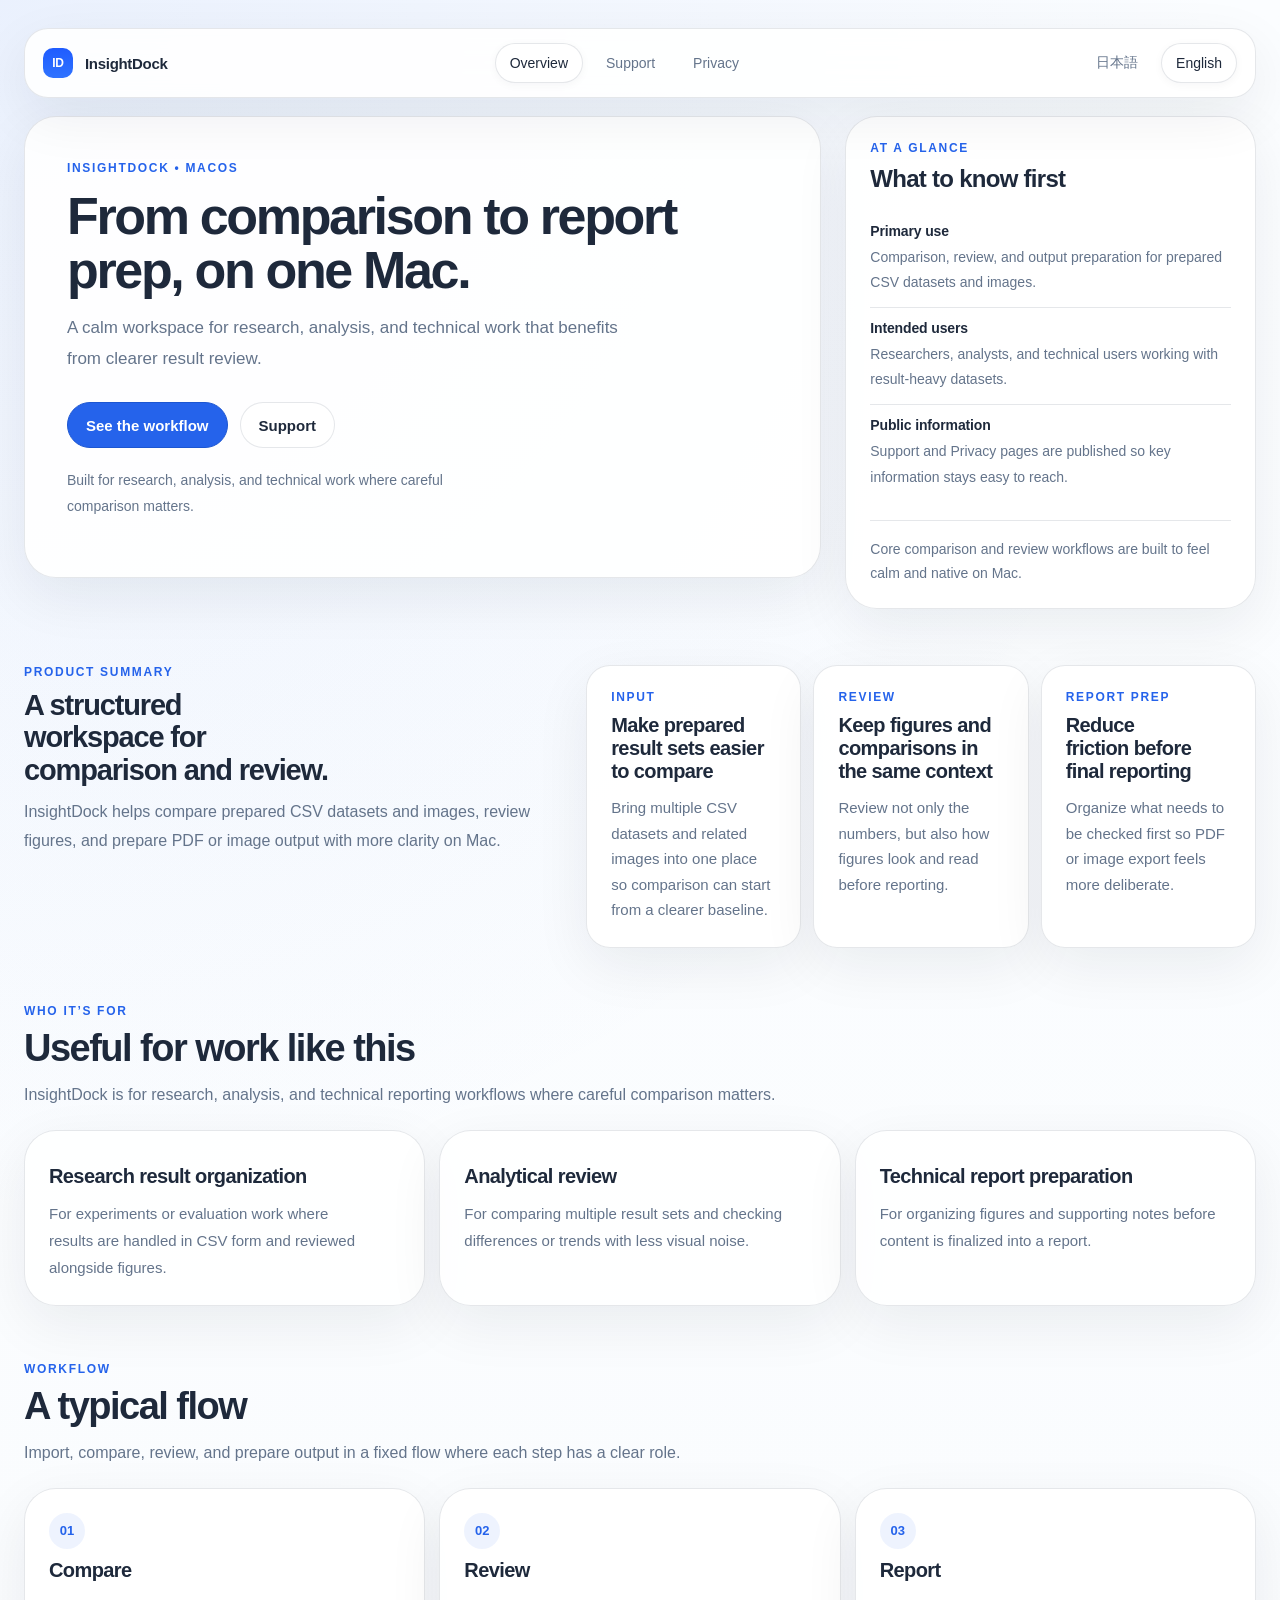
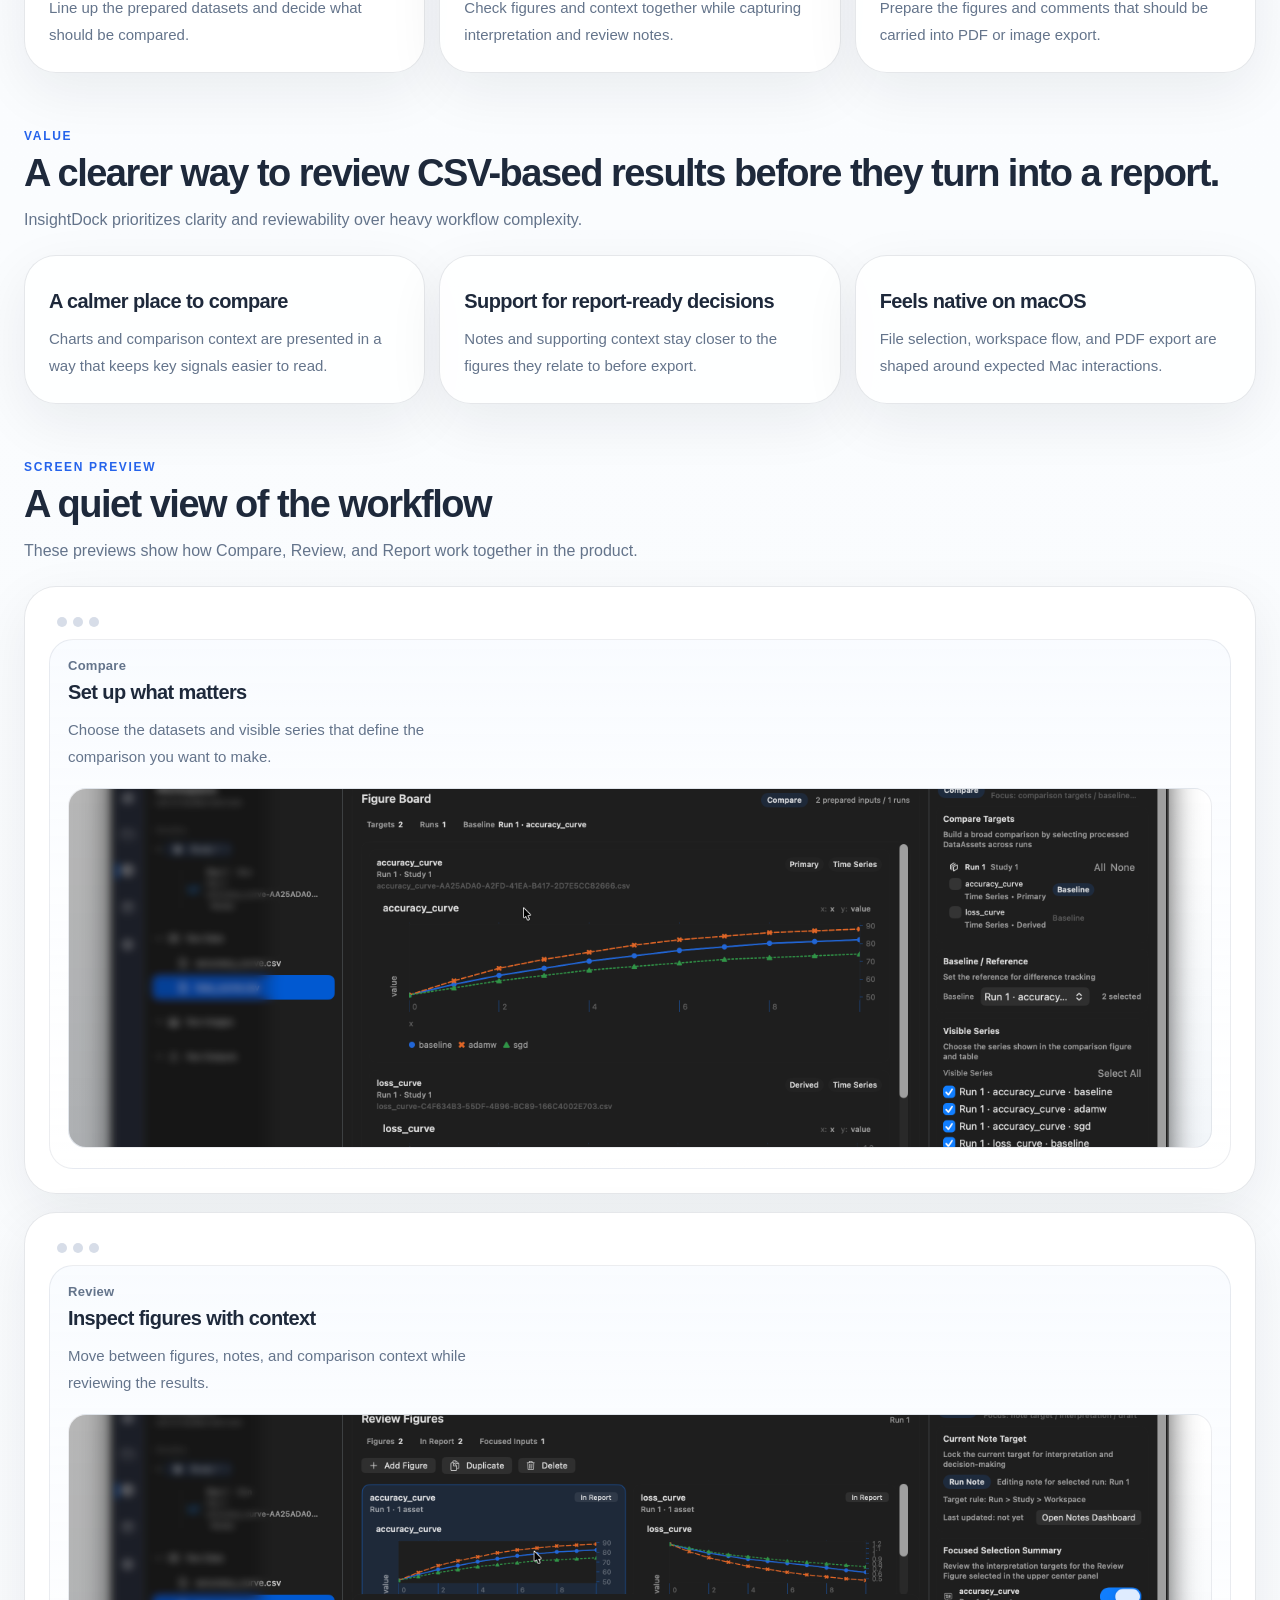
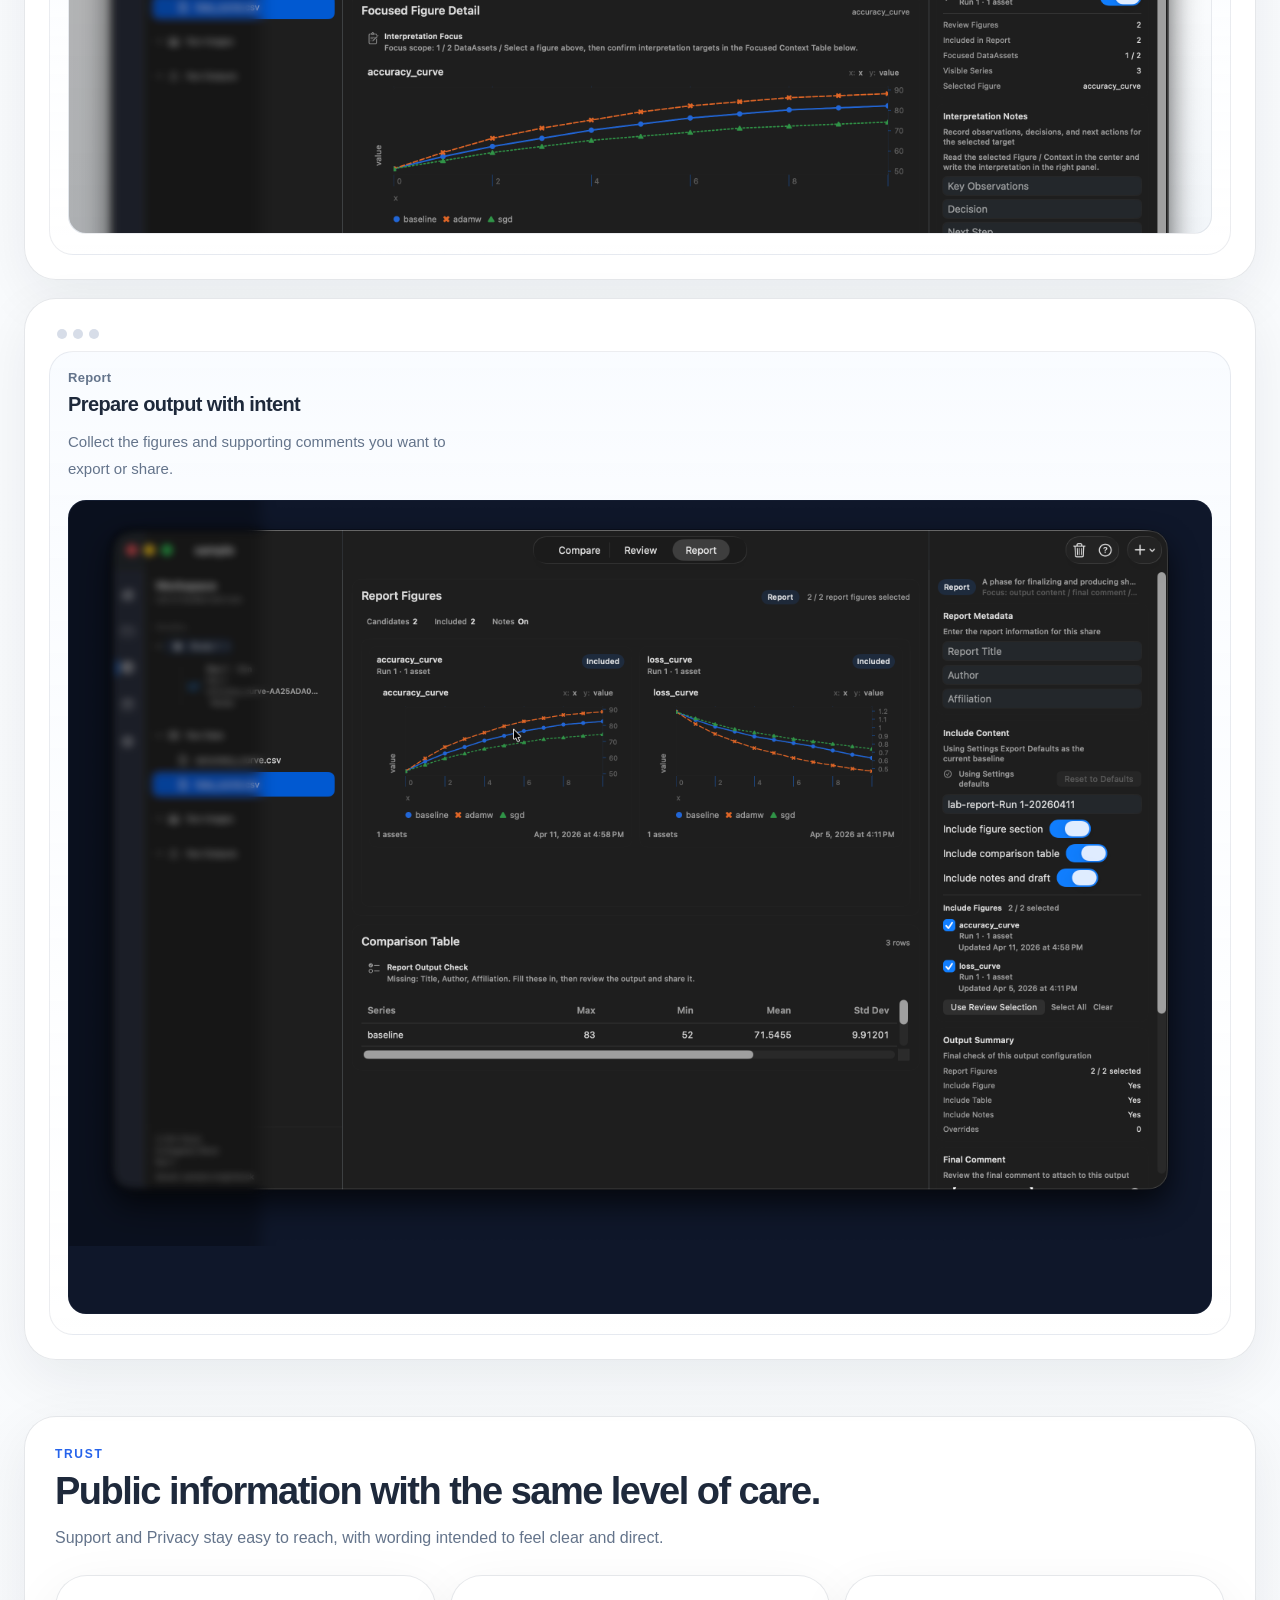
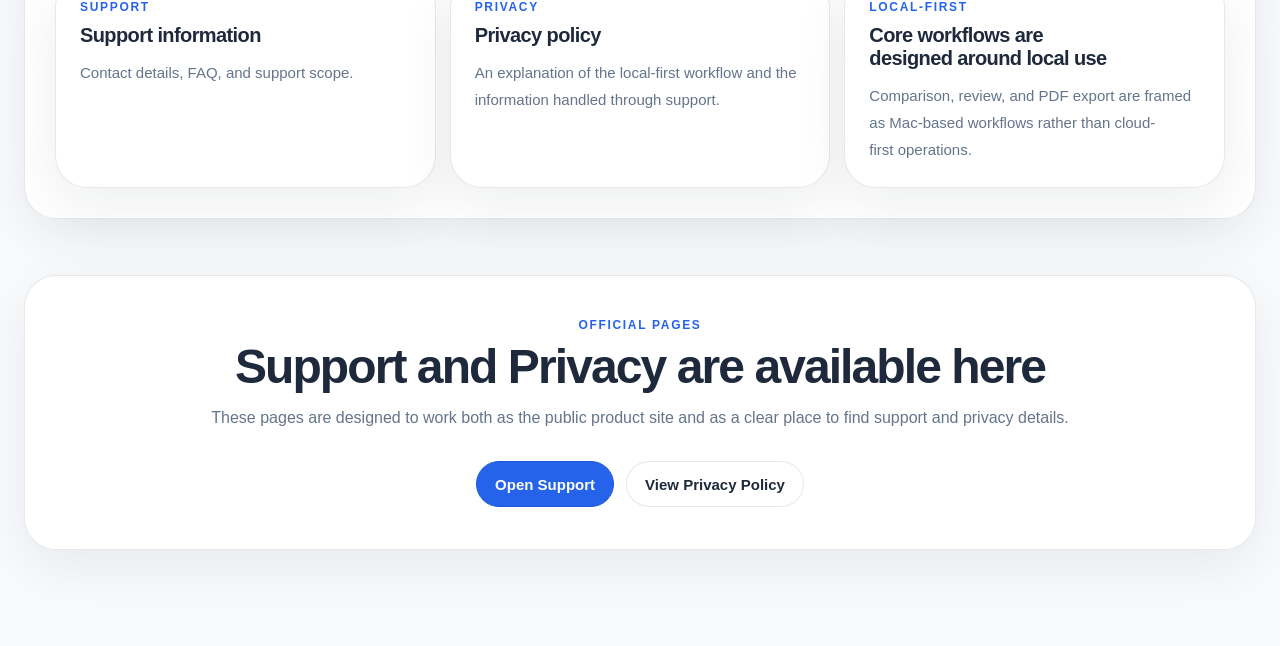
<file: index.html>
<!doctype html>
<html lang="en">
<head>
  <meta charset="utf-8" />
  <meta name="viewport" content="width=device-width, initial-scale=1" />
  <title>InsightDock | Calm review space for result comparison on Mac</title>
  <meta
    name="description"
    content="InsightDock is a macOS app for organizing CSV-based results, comparing figures, and preparing reports with more clarity."
  />
  <link rel="stylesheet" href="./assets/site.css" />
</head>
<body data-page="index">
  <main class="shell shell-wide">
    <header class="topbar">
      <a class="brand" href="./index.html">
        <span class="brand-mark">ID</span>
        <span data-i18n="brandName">InsightDock</span>
      </a>
      <nav class="nav-cluster" aria-label="Primary">
        <a class="pill active" href="./index.html" data-i18n="navOverview"></a>
        <a class="pill" data-lang-aware-href="./support.html" data-i18n="navSupport"></a>
        <a class="pill" data-lang-aware-href="./privacy.html" data-i18n="navPrivacy"></a>
      </nav>
      <div class="nav-cluster" aria-label="Language">
        <a class="pill" data-lang-link="ja" data-base-href="./index.html" data-i18n="langJa"></a>
        <a class="pill" data-lang-link="en" data-base-href="./index.html" data-i18n="langEn"></a>
      </div>
    </header>

    <section class="hero hero-grid">
      <article class="hero-main">
        <div class="eyebrow" data-i18n="eyebrow">InsightDock • macOS</div>
        <h1 data-i18n="heroTitle">From comparison to report prep, on one Mac.</h1>
        <p class="lead" data-i18n="heroBody">
          InsightDock is a Mac app for research, analysis, and technical workflows that benefit from a calmer way to review results.
        </p>
        <div class="button-row">
          <a class="button button-primary" href="#workflow" data-i18n="heroPrimary">See the workflow</a>
          <a class="button button-secondary" data-lang-aware-href="./support.html" data-i18n="heroSecondary"></a>
        </div>
        <p class="hero-note" data-i18n="heroNote">
          Designed for research, analysis, and technical work that benefits from a quieter review process.
        </p>
      </article>

      <aside class="hero-side hero-aside">
        <div class="feature-kicker" data-i18n="heroPanelEyebrow"></div>
        <h2 class="hero-aside-title" data-i18n="heroPanelTitle"></h2>
        <div class="stack-list compact-stack">
          <div class="stack-item">
            <strong data-i18n="heroPoint1Title"></strong>
            <p data-i18n="heroPoint1Body"></p>
          </div>
          <div class="stack-item">
            <strong data-i18n="heroPoint2Title"></strong>
            <p data-i18n="heroPoint2Body"></p>
          </div>
          <div class="stack-item">
            <strong data-i18n="heroPoint3Title"></strong>
            <p data-i18n="heroPoint3Body"></p>
          </div>
        </div>
        <p class="hero-side-note" data-i18n="heroPanelNote"></p>
      </aside>
    </section>

    <section class="section-block summary-block">
      <div class="summary-grid">
        <div class="section-head summary-head">
          <div class="eyebrow" data-i18n="summaryEyebrow">Product Summary</div>
          <h2 data-i18n="summaryTitle">A focused workspace for comparison and review.</h2>
          <p class="section-intro" data-i18n="summaryBody">InsightDock helps bring CSV-based results, figure checks, and report preparation into a clearer flow on Mac.</p>
        </div>
        <div class="grid grid-3 summary-cards">
          <article class="feature-card compact-card">
          <div class="feature-kicker" data-i18n="summaryCard1Label"></div>
          <h3 data-i18n="summaryCard1Title"></h3>
          <p data-i18n="summaryCard1Body"></p>
        </article>
        <article class="feature-card compact-card">
          <div class="feature-kicker" data-i18n="summaryCard2Label"></div>
          <h3 data-i18n="summaryCard2Title"></h3>
          <p data-i18n="summaryCard2Body"></p>
        </article>
        <article class="feature-card compact-card">
          <div class="feature-kicker" data-i18n="summaryCard3Label"></div>
          <h3 data-i18n="summaryCard3Title"></h3>
          <p data-i18n="summaryCard3Body"></p>
        </article>
      </div>
      </div>
    </section>

    <section class="section-block" id="audience">
      <div class="section-head">
        <div class="eyebrow" data-i18n="audienceEyebrow">Who It’s For</div>
        <h2 data-i18n="audienceTitle">Useful for work like this</h2>
        <p class="section-intro" data-i18n="audienceBody">InsightDock is aimed at research, analysis, and technical reporting workflows where careful comparison matters.</p>
      </div>
      <div class="grid grid-3">
        <article class="feature-card subtle-card">
          <h3 data-i18n="audienceCard1Title"></h3>
          <p data-i18n="audienceCard1Body"></p>
        </article>
        <article class="feature-card subtle-card">
          <h3 data-i18n="audienceCard2Title"></h3>
          <p data-i18n="audienceCard2Body"></p>
        </article>
        <article class="feature-card subtle-card">
          <h3 data-i18n="audienceCard3Title"></h3>
          <p data-i18n="audienceCard3Body"></p>
        </article>
      </div>
    </section>

    <section class="section-block" id="workflow">
      <div class="section-head">
        <div class="eyebrow" data-i18n="workflowEyebrow">Workflow</div>
        <h2 data-i18n="workflowTitle">A typical flow</h2>
        <p class="section-intro" data-i18n="workflowBody">The product is structured so importing, comparing, reviewing, and preparing output each have a clear role.</p>
      </div>
      <div class="grid grid-3">
        <article class="workflow-card">
          <div class="step">01</div>
          <h3 data-i18n="workflowCard1Title"></h3>
          <p data-i18n="workflowCard1Body"></p>
        </article>
        <article class="workflow-card">
          <div class="step">02</div>
          <h3 data-i18n="workflowCard2Title"></h3>
          <p data-i18n="workflowCard2Body"></p>
        </article>
        <article class="workflow-card">
          <div class="step">03</div>
          <h3 data-i18n="workflowCard3Title"></h3>
          <p data-i18n="workflowCard3Body"></p>
        </article>
      </div>
    </section>

    <section class="section-block">
      <div class="section-head">
        <div class="eyebrow" data-i18n="valueEyebrow">Value</div>
        <h2 data-i18n="valueTitle">A clearer way to review CSV-based results before they turn into a report.</h2>
        <p class="section-intro" data-i18n="valueBody">InsightDock favors clarity and reviewability over loud automation claims or oversized workflow complexity.</p>
      </div>
      <div class="grid grid-3 value-grid">
        <article class="feature-card subtle-card value-item">
          <h3 data-i18n="valuePoint1Title"></h3>
          <p data-i18n="valuePoint1Body"></p>
        </article>
        <article class="feature-card subtle-card value-item">
          <h3 data-i18n="valuePoint2Title"></h3>
          <p data-i18n="valuePoint2Body"></p>
        </article>
        <article class="feature-card subtle-card value-item">
          <h3 data-i18n="valuePoint3Title"></h3>
          <p data-i18n="valuePoint3Body"></p>
        </article>
      </div>
    </section>

    <section class="section-block">
      <div class="section-head">
        <div class="eyebrow" data-i18n="previewEyebrow">Screen Preview</div>
        <h2 data-i18n="previewTitle">A quiet view of the workflow</h2>
        <p class="section-intro" data-i18n="previewBody">These previews reflect the product structure across Compare, Review, and Report without turning the page into a loud landing screen.</p>
      </div>
      <div class="preview-grid">
        <article class="window-card preview-card">
          <div class="window-bar">
            <span></span><span></span><span></span>
          </div>
          <div class="window-content">
            <div class="window-label" data-i18n="previewCard1Label"></div>
            <h3 data-i18n="previewCard1Title"></h3>
            <p data-i18n="previewCard1Body"></p>
            <img class="mini-shot mini-shot-compare" src="./assets/site-previews/compare.png" alt="Compare workspace preview" />
          </div>
        </article>
        <article class="window-card preview-card">
          <div class="window-bar">
            <span></span><span></span><span></span>
          </div>
          <div class="window-content">
            <div class="window-label" data-i18n="previewCard2Label"></div>
            <h3 data-i18n="previewCard2Title"></h3>
            <p data-i18n="previewCard2Body"></p>
            <img class="mini-shot mini-shot-review" src="./assets/site-previews/review.png" alt="Review workspace preview" />
          </div>
        </article>
        <article class="window-card preview-card">
          <div class="window-bar">
            <span></span><span></span><span></span>
          </div>
          <div class="window-content">
            <div class="window-label" data-i18n="previewCard3Label"></div>
            <h3 data-i18n="previewCard3Title"></h3>
            <p data-i18n="previewCard3Body"></p>
            <img class="mini-shot mini-shot-report" src="./assets/site-previews/report.png" alt="Report workspace preview" />
          </div>
        </article>
      </div>
    </section>

    <section class="section-block">
      <div class="trust-panel">
        <div class="section-head compact-head">
          <div class="eyebrow" data-i18n="trustEyebrow">Trust</div>
          <h2 data-i18n="trustTitle">Public information that feels as considered as the product itself.</h2>
          <p class="section-intro" data-i18n="trustBody">Support and Privacy information are always reachable, with wording and structure intended to feel appropriate for both users and App Review.</p>
        </div>
        <div class="grid grid-3">
          <a class="feature-card action-card" data-lang-aware-href="./support.html">
            <div class="feature-kicker" data-i18n="trustCard1Label"></div>
            <h3 data-i18n="trustCard1Title"></h3>
            <p data-i18n="trustCard1Body"></p>
          </a>
          <a class="feature-card action-card" data-lang-aware-href="./privacy.html">
            <div class="feature-kicker" data-i18n="trustCard2Label"></div>
            <h3 data-i18n="trustCard2Title"></h3>
            <p data-i18n="trustCard2Body"></p>
          </a>
          <article class="feature-card subtle-card">
            <div class="feature-kicker" data-i18n="trustCard3Label"></div>
            <h3 data-i18n="trustCard3Title"></h3>
            <p data-i18n="trustCard3Body"></p>
          </article>
        </div>
      </div>
    </section>

    <section class="section-block">
      <article class="cta-panel">
        <div class="eyebrow" data-i18n="ctaEyebrow">Official Pages</div>
        <h2 data-i18n="ctaTitle">Support and Privacy are available here</h2>
        <p class="section-intro cta-intro" data-i18n="ctaBody">The site is designed to work both as a product-facing home page and as the official public destination referenced from App Store Connect.</p>
        <div class="button-row centered">
          <a class="button button-primary" data-lang-aware-href="./support.html" data-i18n="ctaPrimary"></a>
          <a class="button button-secondary" data-lang-aware-href="./privacy.html" data-i18n="ctaSecondary"></a>
        </div>
      </article>
    </section>
  </main>
  <script src="./assets/site.js"></script>
</body>
</html>
</file>
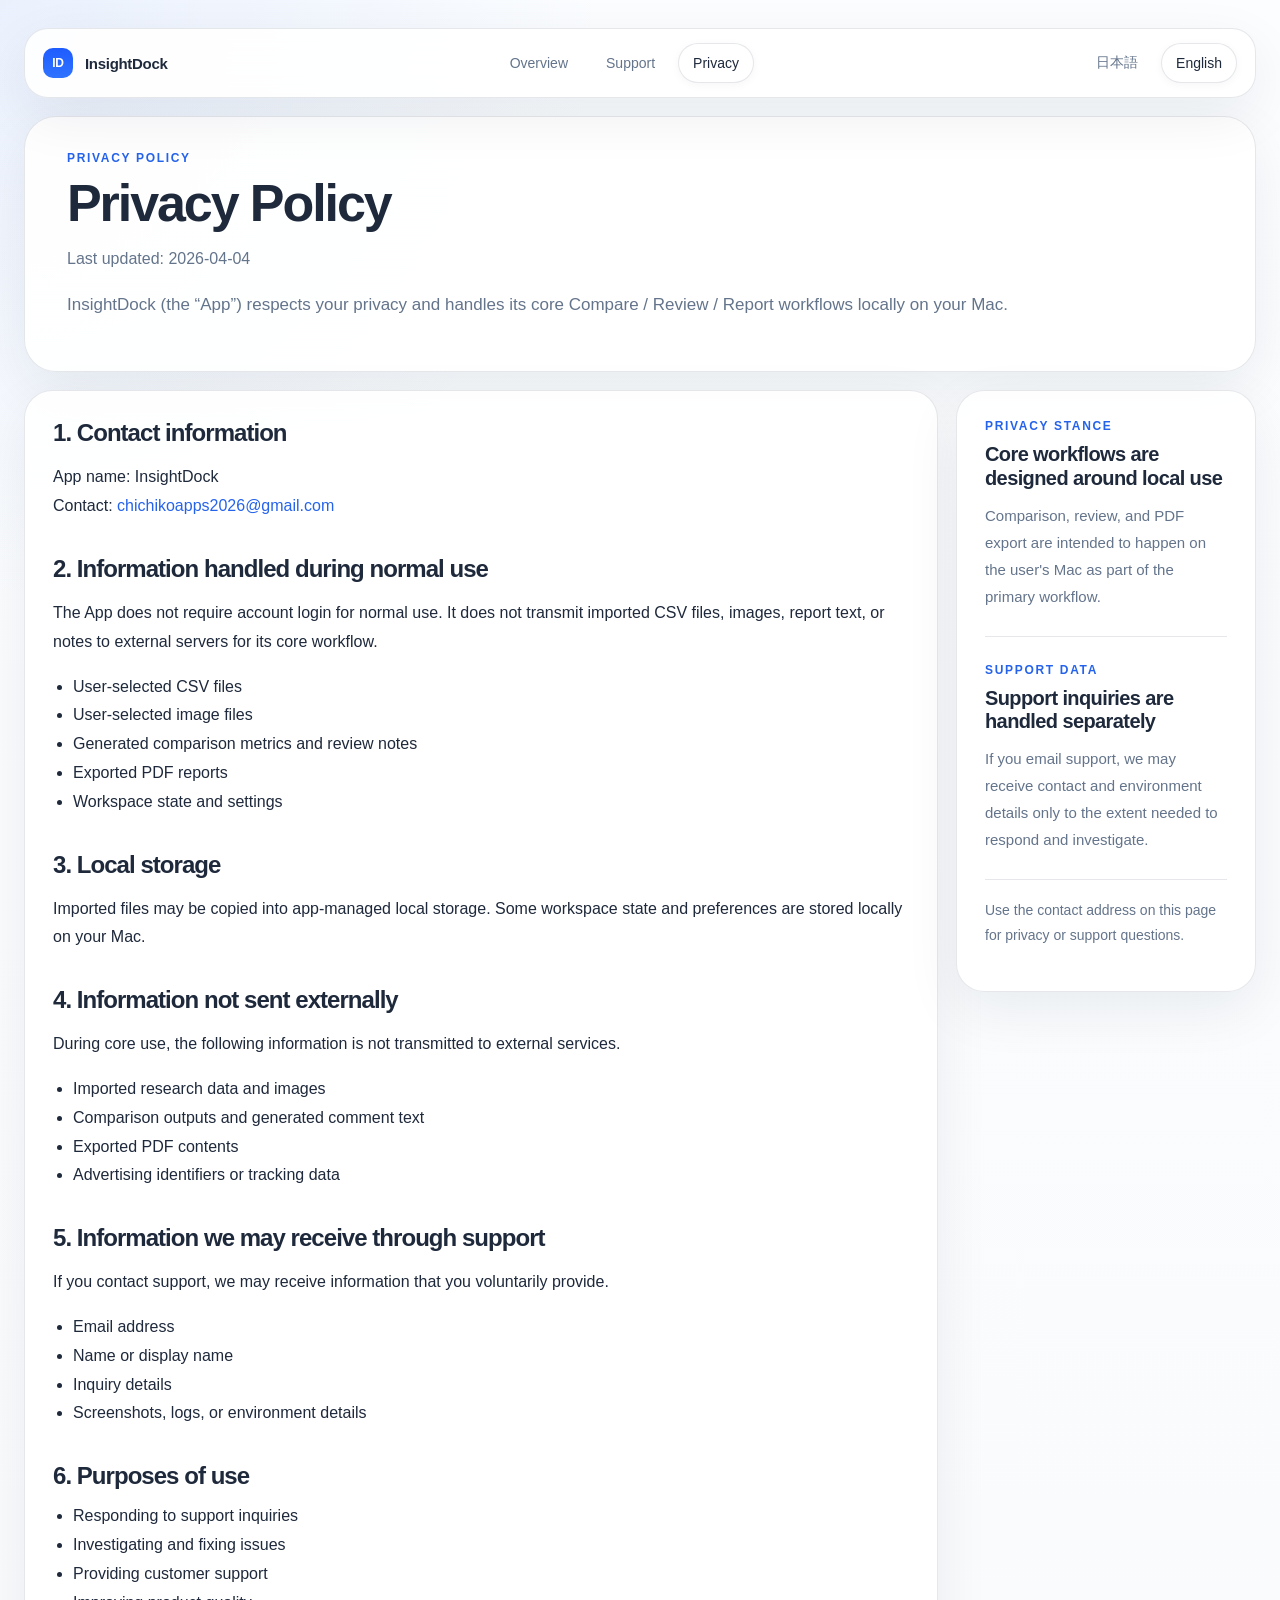
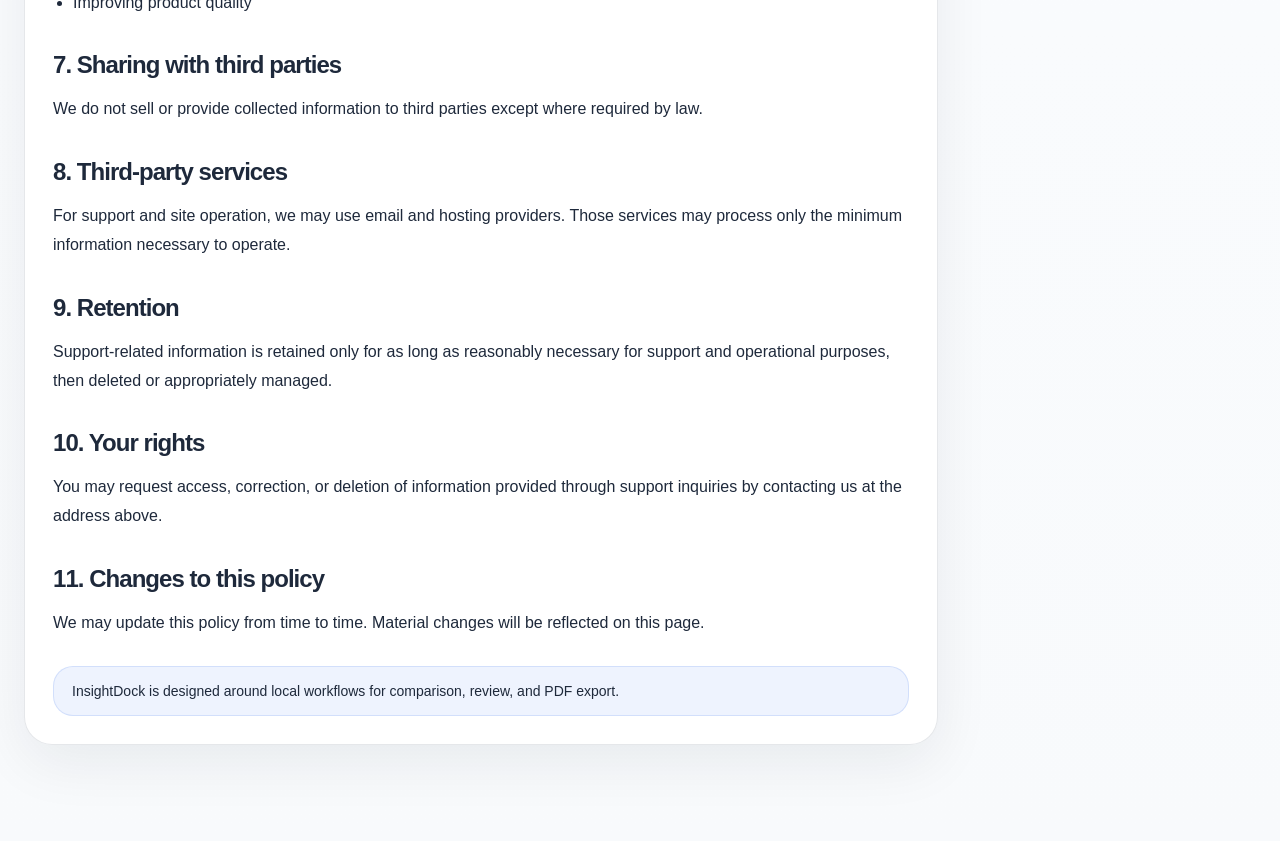
<file: privacy.html>
<!doctype html>
<html lang="en">
<head>
  <meta charset="utf-8" />
  <meta name="viewport" content="width=device-width, initial-scale=1" />
  <title>InsightDock | Privacy Policy</title>
  <meta
    name="description"
    content="Official privacy policy for InsightDock, including local processing scope and support inquiry handling."
  />
  <link rel="stylesheet" href="./assets/site.css" />
</head>
<body data-page="privacy">
  <main class="shell">
    <header class="topbar">
      <a class="brand" href="./index.html">
        <span class="brand-mark">ID</span>
        <span data-i18n="brandName">InsightDock</span>
      </a>
      <nav class="nav-cluster" aria-label="Primary">
        <a class="pill" href="./index.html" data-i18n="navHome"></a>
        <a class="pill" data-lang-aware-href="./support.html" data-i18n="navSupport"></a>
        <a class="pill active" href="./privacy.html" data-i18n="navPrivacy"></a>
      </nav>
      <div class="nav-cluster" aria-label="Language">
        <a class="pill" data-lang-link="ja" data-base-href="./privacy.html" data-i18n="langJa"></a>
        <a class="pill" data-lang-link="en" data-base-href="./privacy.html" data-i18n="langEn"></a>
      </div>
    </header>

    <section class="page-hero">
      <div class="eyebrow" data-i18n="pageEyebrow"></div>
      <h1 data-i18n="heading"></h1>
      <p class="muted" data-i18n="updated"></p>
      <p class="lead small-lead" data-i18n="intro"></p>
    </section>

    <section class="content-grid">
      <article class="card content">
        <h2 data-i18n="section1"></h2>
        <p data-i18n-html="developer"></p>

        <h2 data-i18n="section2"></h2>
        <p data-i18n="normalUse"></p>
        <ul>
          <li data-i18n="info1"></li>
          <li data-i18n="info2"></li>
          <li data-i18n="info3"></li>
          <li data-i18n="info4"></li>
          <li data-i18n="info5"></li>
        </ul>

        <h2 data-i18n="section3"></h2>
        <p data-i18n="localStorage"></p>

        <h2 data-i18n="section4"></h2>
        <p data-i18n="notSentLead"></p>
        <ul>
          <li data-i18n="notSent1"></li>
          <li data-i18n="notSent2"></li>
          <li data-i18n="notSent3"></li>
          <li data-i18n="notSent4"></li>
        </ul>

        <h2 data-i18n="section5"></h2>
        <p data-i18n="supportDataLead"></p>
        <ul>
          <li data-i18n="support1"></li>
          <li data-i18n="support2"></li>
          <li data-i18n="support3"></li>
          <li data-i18n="support4"></li>
        </ul>

        <h2 data-i18n="section6"></h2>
        <ul>
          <li data-i18n="purpose1"></li>
          <li data-i18n="purpose2"></li>
          <li data-i18n="purpose3"></li>
          <li data-i18n="purpose4"></li>
        </ul>

        <h2 data-i18n="section7"></h2>
        <p data-i18n="sharing"></p>

        <h2 data-i18n="section8"></h2>
        <p data-i18n="thirdParty"></p>

        <h2 data-i18n="section9"></h2>
        <p data-i18n="retention"></p>

        <h2 data-i18n="section10"></h2>
        <p data-i18n="rights"></p>

        <h2 data-i18n="section11"></h2>
        <p data-i18n="changes"></p>

        <div class="callout" data-i18n="callout"></div>
      </article>

      <aside class="card aside-card">
        <div class="aside-section">
          <div class="feature-kicker" data-i18n="aside1Label"></div>
          <h3 data-i18n="aside1Title"></h3>
          <p data-i18n="aside1Body"></p>
        </div>
        <div class="aside-section">
          <div class="feature-kicker" data-i18n="aside2Label"></div>
          <h3 data-i18n="aside2Title"></h3>
          <p data-i18n="aside2Body"></p>
        </div>
        <p class="footer-note" data-i18n-html="footer"></p>
      </aside>
    </section>
  </main>
  <script src="./assets/site.js"></script>
</body>
</html>
</file>
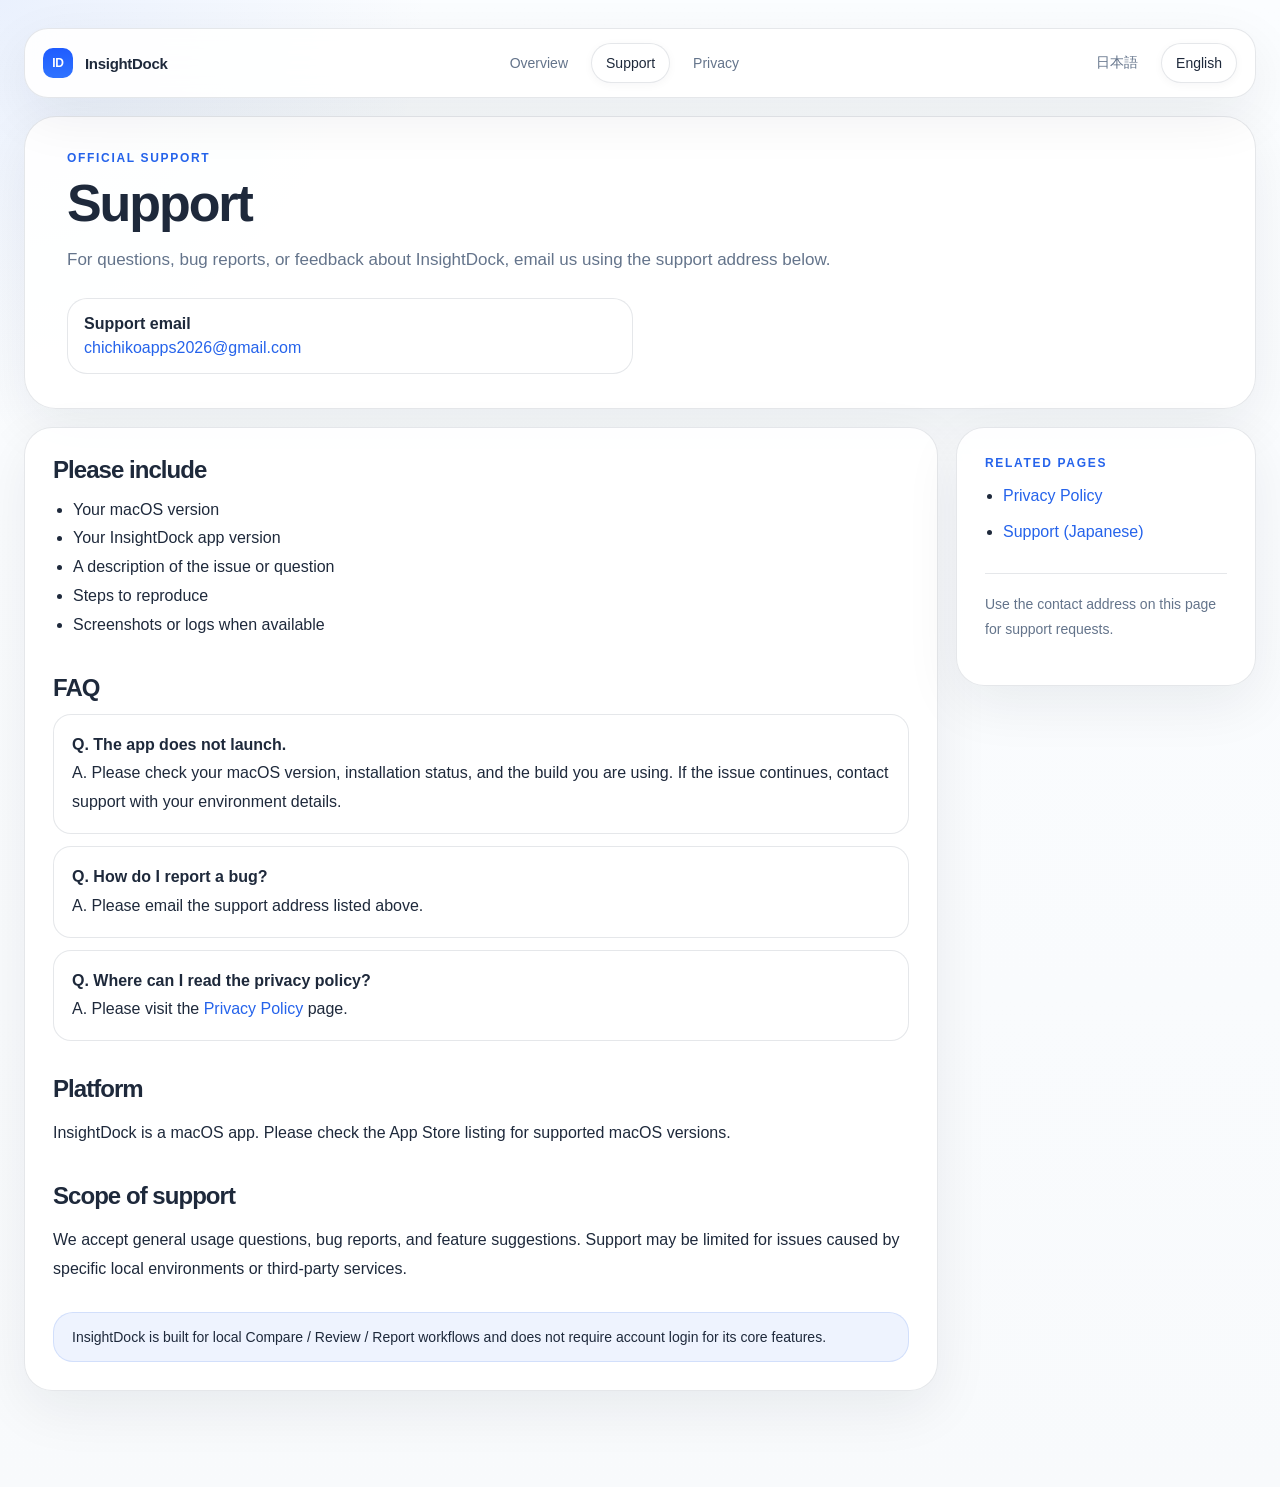
<file: support.html>
<!doctype html>
<html lang="en">
<head>
  <meta charset="utf-8" />
  <meta name="viewport" content="width=device-width, initial-scale=1" />
  <title>InsightDock | Support</title>
  <meta
    name="description"
    content="Official support page for InsightDock. Includes contact details, support scope, and FAQ."
  />
  <link rel="stylesheet" href="./assets/site.css" />
</head>
<body data-page="support">
  <main class="shell">
    <header class="topbar">
      <a class="brand" href="./index.html">
        <span class="brand-mark">ID</span>
        <span data-i18n="brandName">InsightDock</span>
      </a>
      <nav class="nav-cluster" aria-label="Primary">
        <a class="pill" href="./index.html" data-i18n="navHome"></a>
        <a class="pill active" href="./support.html" data-i18n="navSupport"></a>
        <a class="pill" data-lang-aware-href="./privacy.html" data-i18n="navPrivacy"></a>
      </nav>
      <div class="nav-cluster" aria-label="Language">
        <a class="pill" data-lang-link="ja" data-base-href="./support.html" data-i18n="langJa"></a>
        <a class="pill" data-lang-link="en" data-base-href="./support.html" data-i18n="langEn"></a>
      </div>
    </header>

    <section class="page-hero">
      <div class="eyebrow" data-i18n="pageEyebrow"></div>
      <h1 data-i18n="heading"></h1>
      <p class="lead small-lead" data-i18n="intro"></p>
      <div class="meta-list">
        <div class="meta-item">
          <strong data-i18n="contactLabel"></strong>
          <a data-support-email></a>
        </div>
      </div>
    </section>

    <section class="content-grid">
      <article class="card content">
        <h2 data-i18n="section1"></h2>
        <ul>
          <li data-i18n="include1"></li>
          <li data-i18n="include2"></li>
          <li data-i18n="include3"></li>
          <li data-i18n="include4"></li>
          <li data-i18n="include5"></li>
        </ul>

        <h2 data-i18n="section2"></h2>
        <div class="faq-list">
          <div class="faq-item" data-i18n-html="faq1"></div>
          <div class="faq-item" data-i18n-html="faq2"></div>
          <div class="faq-item" data-i18n-html="faq3"></div>
        </div>

        <h2 data-i18n="section3"></h2>
        <p data-i18n="platform"></p>

        <h2 data-i18n="section4"></h2>
        <p data-i18n="scope"></p>

        <div class="callout" data-i18n="callout"></div>
      </article>

      <aside class="card aside-card">
        <div class="aside-section">
          <div class="feature-kicker" data-i18n="section5"></div>
          <ul class="link-list">
            <li><a data-lang-aware-href="./privacy.html" data-i18n="related1"></a></li>
            <li><a data-alt-lang-href="./support.html" data-i18n="related2"></a></li>
          </ul>
        </div>
        <p class="footer-note" data-i18n-html="footer"></p>
      </aside>
    </section>
  </main>
  <script src="./assets/site.js"></script>
</body>
</html>
</file>
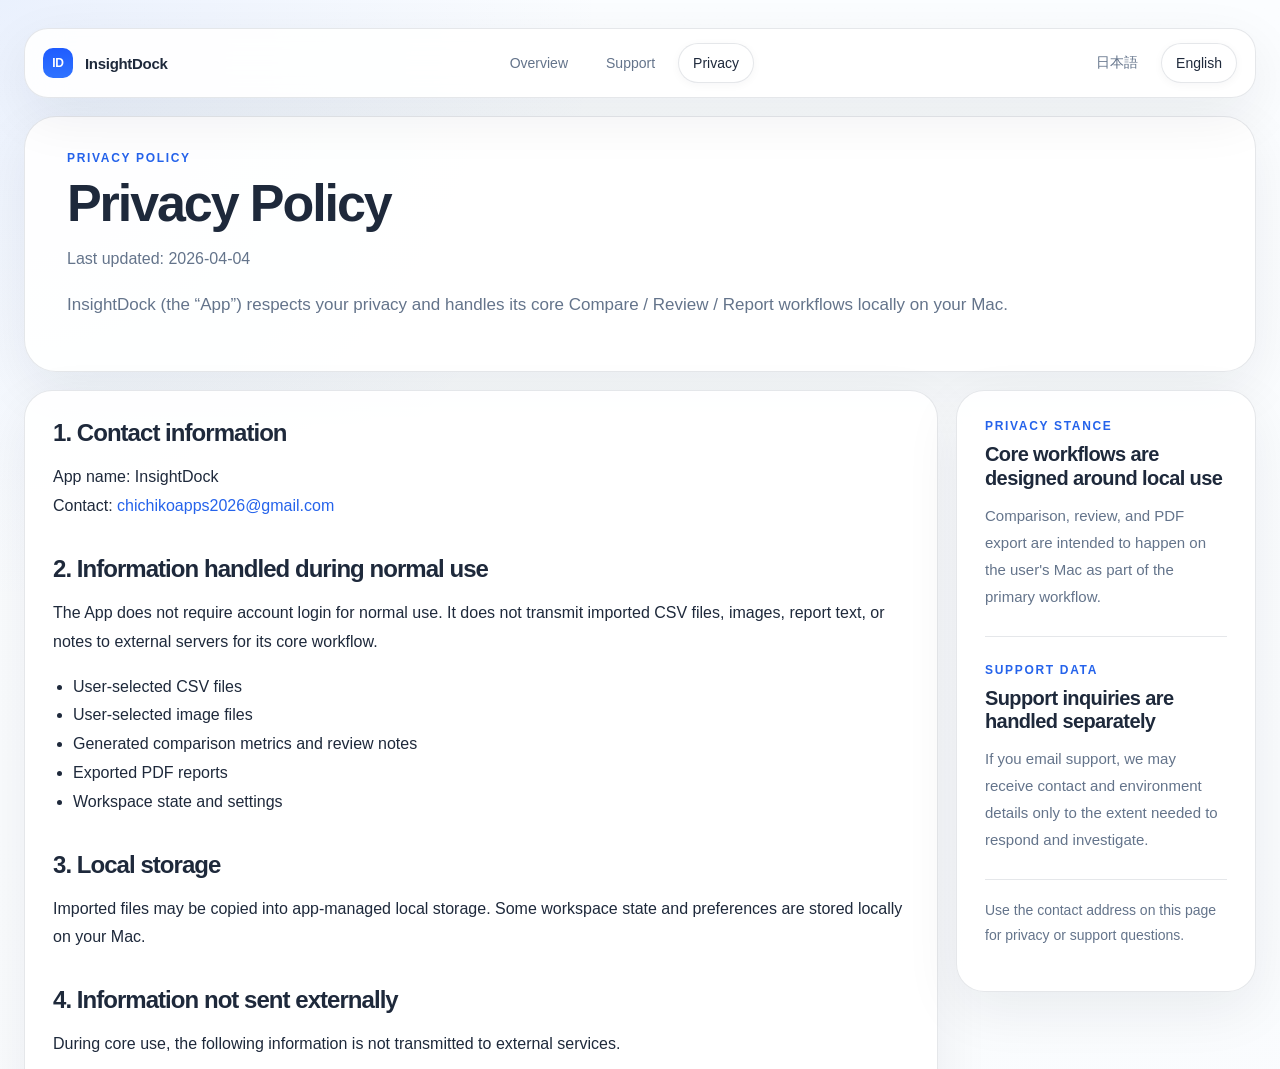
<file: en/privacy.html>
<!doctype html>
<html lang="en">
<head>
  <meta charset="utf-8" />
  <meta name="viewport" content="width=device-width, initial-scale=1" />
  <meta http-equiv="refresh" content="0; url=../privacy.html?lang=en" />
  <title>Redirecting...</title>
</head>
<body>
  <p><a href="../privacy.html?lang=en">Continue</a></p>
</body>
</html>
</file>
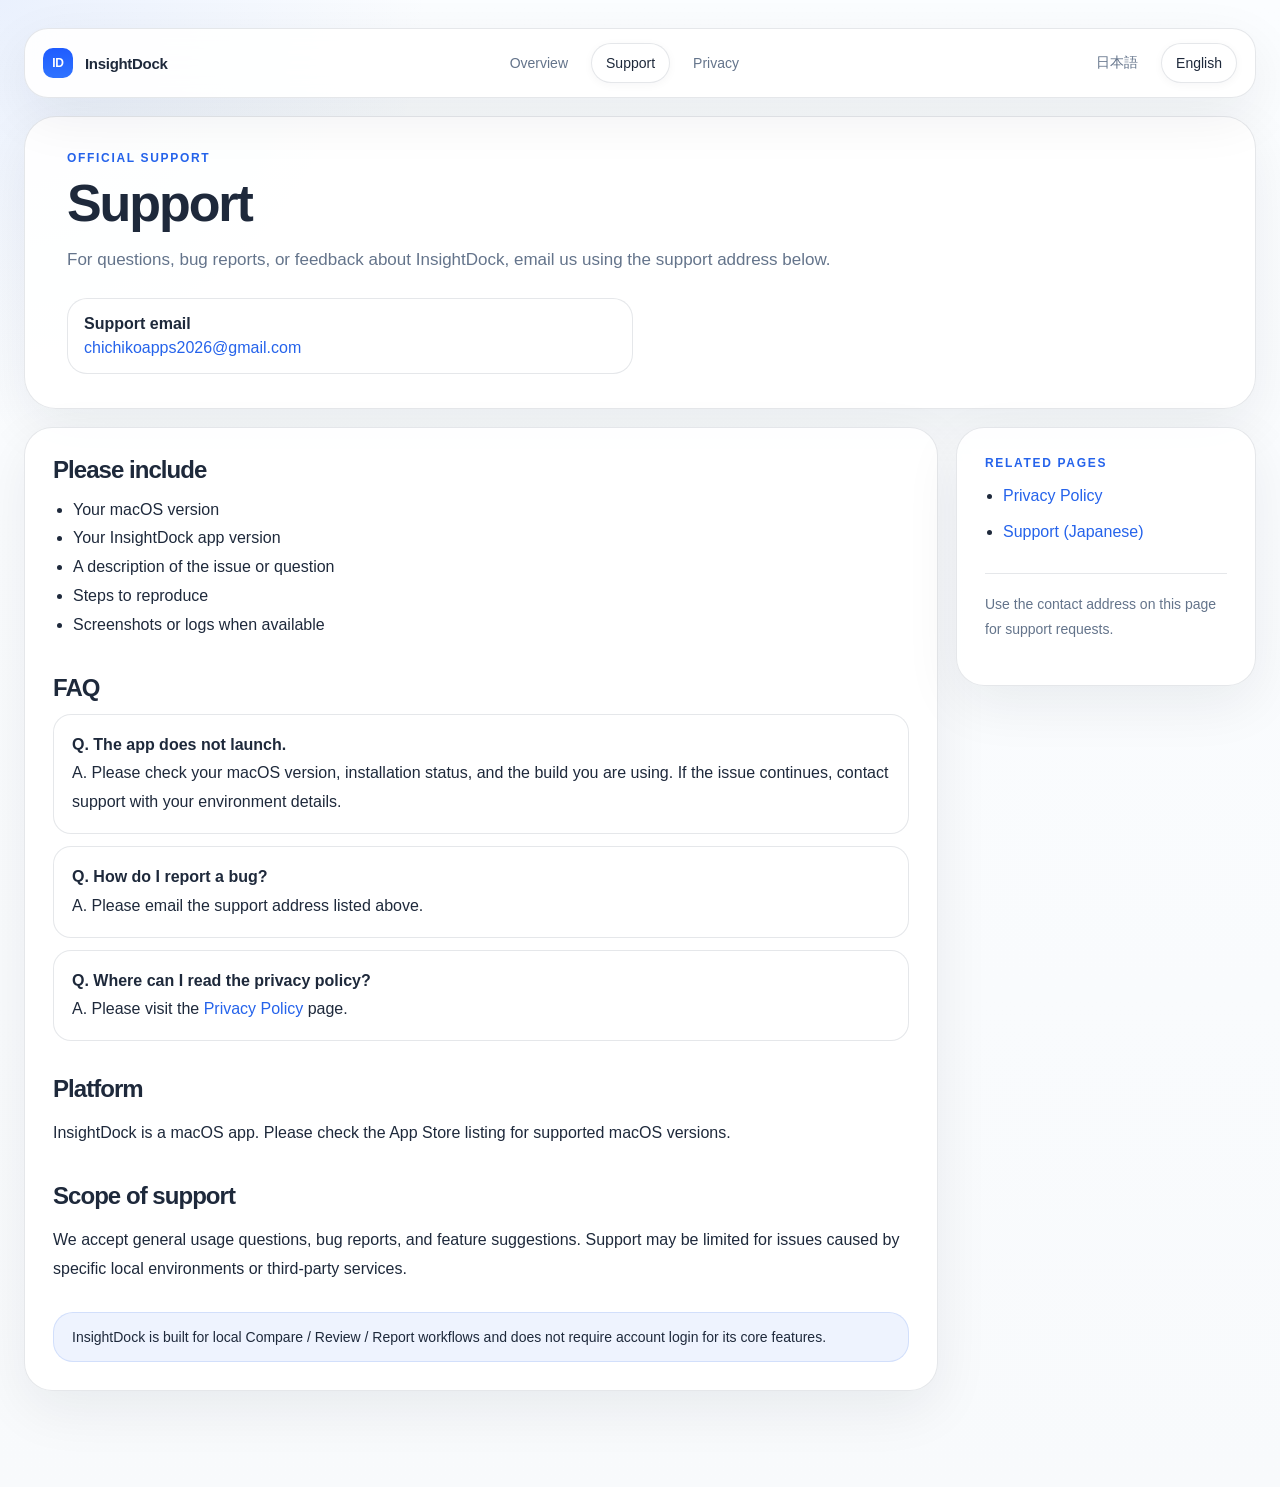
<file: en/support.html>
<!doctype html>
<html lang="en">
<head>
  <meta charset="utf-8" />
  <meta name="viewport" content="width=device-width, initial-scale=1" />
  <meta http-equiv="refresh" content="0; url=../support.html?lang=en" />
  <title>Redirecting...</title>
</head>
<body>
  <p><a href="../support.html?lang=en">Continue</a></p>
</body>
</html>
</file>
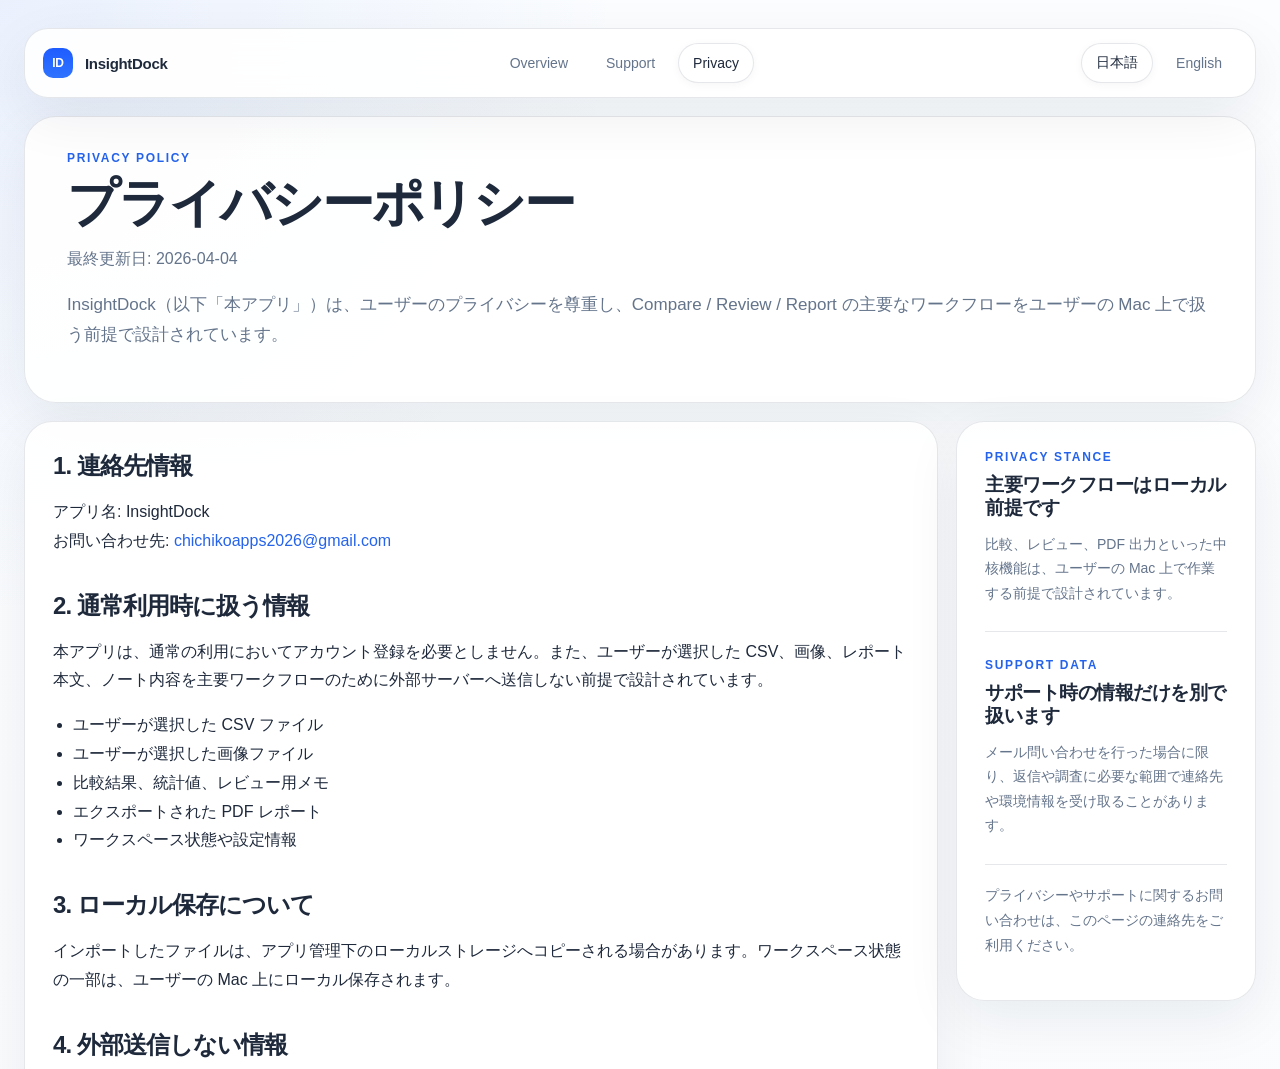
<file: ja/privacy.html>
<!doctype html>
<html lang="ja">
<head>
  <meta charset="utf-8" />
  <meta name="viewport" content="width=device-width, initial-scale=1" />
  <meta http-equiv="refresh" content="0; url=../privacy.html?lang=ja" />
  <title>Redirecting...</title>
</head>
<body>
  <p><a href="../privacy.html?lang=ja">Continue</a></p>
</body>
</html>
</file>
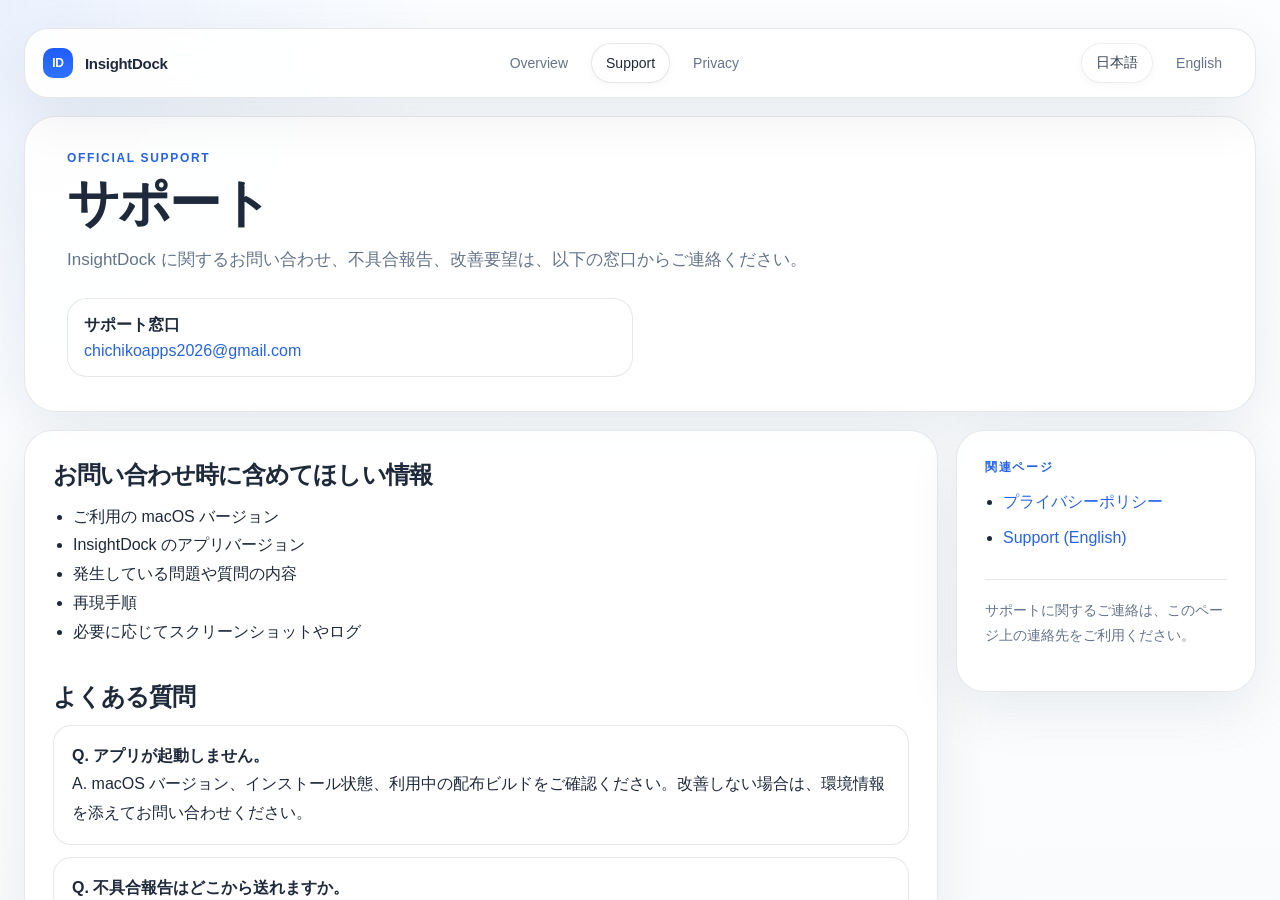
<file: ja/support.html>
<!doctype html>
<html lang="ja">
<head>
  <meta charset="utf-8" />
  <meta name="viewport" content="width=device-width, initial-scale=1" />
  <meta http-equiv="refresh" content="0; url=../support.html?lang=ja" />
  <title>Redirecting...</title>
</head>
<body>
  <p><a href="../support.html?lang=ja">Continue</a></p>
</body>
</html>
</file>
<file: assets/site.css>
:root {
  --page-bg: #f8fafc;
  --page-bg-soft: #f3f7fc;
  --surface: rgba(255, 255, 255, 0.9);
  --surface-strong: #ffffff;
  --line: rgba(71, 85, 105, 0.14);
  --line-strong: rgba(71, 85, 105, 0.22);
  --text: #1e293b;
  --muted: #64748b;
  --accent: #2563eb;
  --accent-soft: rgba(37, 99, 235, 0.08);
  --shadow: 0 18px 56px rgba(15, 23, 42, 0.07);
  --shadow-strong: 0 24px 68px rgba(15, 23, 42, 0.09);
}

* {
  box-sizing: border-box;
}

html {
  scroll-behavior: smooth;
}

body {
  margin: 0;
  font-family: -apple-system, BlinkMacSystemFont, "SF Pro Text", "Helvetica Neue", "Segoe UI", sans-serif;
  color: var(--text);
  background:
    radial-gradient(circle at top left, rgba(37, 99, 235, 0.08), transparent 22%),
    linear-gradient(180deg, #fbfdff 0%, var(--page-bg) 100%);
}

a {
  color: var(--accent);
  text-decoration: none;
}

p,
li {
  line-height: 1.8;
}

.muted {
  color: var(--muted);
}

.shell {
  width: 100%;
  max-width: 1120px;
  margin: 0 auto;
  padding: 28px 24px 96px;
}

body[data-page="support"] .shell,
body[data-page="privacy"] .shell {
  max-width: 1320px;
}

.shell-wide {
  max-width: 1240px;
}

html[lang="ja"] .shell-wide {
  max-width: 1320px;
}

html[lang="en"] .shell-wide {
  max-width: 1340px;
}

.topbar {
  display: flex;
  align-items: center;
  justify-content: space-between;
  gap: 18px;
  padding: 14px 18px;
  border: 1px solid var(--line);
  border-radius: 24px;
  background: var(--surface);
  box-shadow: var(--shadow);
  backdrop-filter: blur(18px);
}

.brand {
  display: inline-flex;
  align-items: center;
  gap: 12px;
  color: var(--text);
  font-size: 15px;
  font-weight: 700;
  letter-spacing: -0.02em;
}

.brand-mark {
  display: inline-flex;
  align-items: center;
  justify-content: center;
  width: 30px;
  height: 30px;
  border-radius: 10px;
  background: linear-gradient(180deg, #1f5cff 0%, #2f73ff 100%);
  color: #fff;
  font-size: 12px;
  font-weight: 700;
}

.nav-cluster {
  display: flex;
  gap: 8px;
  flex-wrap: wrap;
}

.pill {
  display: inline-flex;
  align-items: center;
  justify-content: center;
  min-height: 40px;
  padding: 10px 14px;
  border-radius: 999px;
  border: 1px solid transparent;
  background: transparent;
  color: var(--muted);
  font-size: 14px;
  font-weight: 500;
  transition: background 0.16s ease, border-color 0.16s ease, color 0.16s ease;
}

.pill:hover {
  border-color: var(--line);
  background: rgba(255, 255, 255, 0.75);
  color: var(--text);
}

.pill.active {
  color: var(--text);
  border-color: var(--line);
  background: var(--surface-strong);
  box-shadow: 0 2px 10px rgba(15, 23, 42, 0.04);
}

.hero {
  margin-top: 18px;
}

.hero-grid {
  display: grid;
  grid-template-columns: minmax(0, 1.32fr) minmax(280px, 0.68fr);
  gap: 24px;
  align-items: start;
}

.hero-main,
.hero-side,
.section-card,
.feature-card,
.workflow-card,
.window-card,
.cta-panel,
.page-hero,
.card,
.quote-card,
.trust-panel {
  border: 1px solid var(--line);
  border-radius: 32px;
  background: var(--surface);
  box-shadow: var(--shadow);
}

.hero-main {
  padding: 44px 42px;
}

.hero-side,
.page-hero {
  padding: 30px;
}

.page-hero {
  margin-top: 18px;
}

body[data-page="support"] .page-hero,
body[data-page="privacy"] .page-hero {
  padding: 34px 42px;
}

.eyebrow,
.feature-kicker {
  color: var(--accent);
  font-size: 12px;
  font-weight: 700;
  letter-spacing: 0.14em;
  text-transform: uppercase;
}

h1,
h2,
h3 {
  margin: 0;
  letter-spacing: -0.04em;
}

.hero-main h1 {
  margin-top: 14px;
  font-size: clamp(34px, 4.4vw, 52px);
  line-height: 1.04;
  letter-spacing: -0.045em;
  max-width: none;
}

.page-hero h1,
.content h1 {
  margin-top: 12px;
  font-size: clamp(34px, 5vw, 52px);
  line-height: 1;
}

.lead {
  margin-top: 16px;
  color: var(--muted);
  font-size: 17px;
  line-height: 1.8;
  max-width: 60ch;
}

.small-lead {
  max-width: 54ch;
}

body[data-page="support"] .small-lead,
body[data-page="privacy"] .small-lead {
  max-width: none;
}

html[lang="ja"] .hero-main h1 {
  font-size: clamp(31px, 4vw, 46px);
  line-height: 1.12;
  letter-spacing: -0.025em;
  max-width: none;
}

html[lang="ja"] .hero-main .lead {
  max-width: 56ch;
}

html[lang="ja"] .hero-note {
  max-width: 72ch;
}

.button-row {
  display: flex;
  gap: 12px;
  flex-wrap: wrap;
  margin-top: 28px;
}

.button-row.centered {
  justify-content: center;
}

.button {
  display: inline-flex;
  align-items: center;
  justify-content: center;
  min-height: 46px;
  padding: 12px 18px;
  border-radius: 999px;
  border: 1px solid var(--line);
  font-size: 15px;
  font-weight: 600;
  transition: transform 0.14s ease, box-shadow 0.14s ease, background 0.14s ease, border-color 0.14s ease;
}

.button:hover {
  transform: translateY(-1px);
  box-shadow: 0 12px 28px rgba(15, 23, 42, 0.08);
}

.button-primary {
  background: var(--accent);
  border-color: #1c56d1;
  color: #fff;
}

.button-primary:hover {
  background: #215fe5;
}

.button-secondary {
  background: rgba(255, 255, 255, 0.72);
  color: var(--text);
}

.hero-note,
.section-intro,
.feature-card p,
.workflow-card p,
.quote-copy,
.stack-item p,
.aside-section p,
.window-content p {
  color: var(--muted);
}

.hero-note {
  margin-top: 20px;
  font-size: 14px;
  max-width: 60ch;
}

.stack-list {
  display: grid;
  gap: 14px;
}

.stack-item {
  padding: 14px 0;
  border-bottom: 1px solid var(--line);
}

.stack-item:last-child {
  border-bottom: 0;
}

.stack-item strong {
  display: block;
  margin-bottom: 6px;
  font-size: 14px;
  letter-spacing: -0.01em;
}

.stack-item p {
  margin: 0;
  font-size: 14px;
}

.section-block {
  margin-top: 56px;
}

.section-head {
  max-width: 680px;
  margin-bottom: 20px;
}

html[lang="en"] .section-head {
  max-width: none;
}

html[lang="ja"] .section-head {
  max-width: 820px;
}

html[lang="ja"] .trust-panel .section-head {
  max-width: 980px;
}

.compact-head {
  margin-bottom: 22px;
}

.section-head h2 {
  margin-top: 10px;
  font-size: clamp(26px, 3.4vw, 38px);
  line-height: 1.08;
}

.section-intro {
  margin: 12px 0 0;
  font-size: 16px;
  max-width: 56ch;
}

html[lang="en"] .section-intro {
  max-width: none;
}

html[lang="ja"] .section-intro {
  max-width: 80ch;
}

html[lang="ja"] .trust-panel .section-intro {
  max-width: 88ch;
}

.grid {
  display: grid;
  gap: 18px;
}

.grid-2 {
  grid-template-columns: repeat(2, minmax(0, 1fr));
}

.grid-3 {
  grid-template-columns: repeat(3, minmax(0, 1fr));
}

html[lang="en"] .grid-3 {
  gap: 14px;
}

.feature-card,
.workflow-card,
.quote-card,
.section-card,
.window-card,
.cta-panel,
.card {
  padding: 28px;
}

.hero-aside {
  padding: 24px 24px 22px;
  align-self: start;
}

.hero-aside-title {
  margin-top: 10px;
  font-size: 24px;
  line-height: 1.15;
  letter-spacing: -0.03em;
}

.hero-side {
}

.compact-stack {
  margin-top: 18px;
  gap: 0;
}

.compact-stack .stack-item {
  padding: 12px 0;
}

.hero-side-note {
  margin: 18px 0 0;
  padding-top: 16px;
  border-top: 1px solid var(--line);
  color: var(--muted);
  font-size: 14px;
  line-height: 1.75;
  max-width: 60ch;
}

.summary-grid {
  display: grid;
  grid-template-columns: minmax(280px, 0.92fr) minmax(0, 1.08fr);
  gap: 28px;
  align-items: start;
}

html[lang="en"] .summary-grid {
  grid-template-columns: minmax(320px, 1fr) minmax(0, 1.24fr);
  gap: 22px;
}

.summary-head {
  margin-bottom: 0;
}

.summary-head h2 {
  font-size: clamp(24px, 3vw, 34px);
  line-height: 1.1;
  max-width: 16ch;
}

html[lang="en"] .summary-head h2 {
  font-size: clamp(22px, 2.5vw, 29px);
  line-height: 1.12;
  max-width: 19ch;
  text-wrap: balance;
}

html[lang="ja"] .summary-head h2 {
  max-width: 22ch;
  font-size: clamp(22px, 2.6vw, 31px);
}

.summary-cards {
  gap: 14px;
}

html[lang="en"] .summary-cards {
  gap: 12px;
}

.compact-card {
  padding: 20px;
  border-radius: 24px;
}

.compact-card h3 {
  font-size: 20px;
}

html[lang="en"] .compact-card h3 {
  font-size: 17px;
  line-height: 1.18;
  text-wrap: balance;
}

.compact-card p {
  font-size: 14px;
  line-height: 1.7;
}

.feature-card h3,
.workflow-card h3,
.window-content h3,
.aside-section h3 {
  margin-top: 10px;
  font-size: 24px;
  line-height: 1.1;
}

html[lang="en"] .feature-card h3,
html[lang="en"] .workflow-card h3,
html[lang="en"] .window-content h3,
html[lang="en"] .aside-section h3 {
  font-size: 20px;
  line-height: 1.16;
  letter-spacing: -0.03em;
  text-wrap: balance;
}

html[lang="ja"] .feature-card h3,
html[lang="ja"] .workflow-card h3,
html[lang="ja"] .window-content h3,
html[lang="ja"] .aside-section h3 {
  font-size: 19px;
  line-height: 1.2;
  letter-spacing: -0.025em;
}

.feature-card p,
.workflow-card p,
.window-content p,
.aside-section p {
  margin: 12px 0 0;
  font-size: 15px;
}

html[lang="en"] .section-intro,
html[lang="en"] .feature-card p,
html[lang="en"] .workflow-card p,
html[lang="en"] .window-content p,
html[lang="en"] .aside-section p,
html[lang="en"] .hero-note {
  text-wrap: pretty;
}

html[lang="en"] .feature-card,
html[lang="en"] .workflow-card,
html[lang="en"] .window-card {
  padding: 24px;
}

html[lang="ja"] .feature-card p,
html[lang="ja"] .workflow-card p,
html[lang="ja"] .window-content p,
html[lang="ja"] .aside-section p {
  font-size: 14px;
  line-height: 1.75;
}

html[lang="ja"] .window-content {
  padding: 18px;
}

html[lang="ja"] .window-label {
  font-size: 12px;
}

.subtle-card {
  background: rgba(255, 255, 255, 0.82);
}

.workflow-card .step {
  display: inline-flex;
  align-items: center;
  justify-content: center;
  width: 36px;
  height: 36px;
  border-radius: 999px;
  background: var(--accent-soft);
  color: var(--accent);
  font-size: 13px;
  font-weight: 700;
}

.value-grid {
  gap: 18px;
}

.value-item {
  min-height: 100%;
}

.quote-card {
  display: flex;
  flex-direction: column;
  justify-content: space-between;
  background: linear-gradient(180deg, rgba(255, 255, 255, 0.96) 0%, rgba(247, 250, 255, 0.96) 100%);
}

.quote-copy {
  margin-top: 14px;
  font-size: clamp(24px, 3vw, 34px);
  line-height: 1.35;
  letter-spacing: -0.04em;
}

.window-card {
  padding: 14px 14px 18px;
  background: rgba(255, 255, 255, 0.94);
}

.window-bar {
  display: flex;
  gap: 6px;
  padding: 6px 8px 12px;
}

.window-bar span {
  width: 10px;
  height: 10px;
  border-radius: 999px;
  background: #d7dde8;
}

.window-content {
  border: 1px solid rgba(71, 85, 105, 0.1);
  border-radius: 24px;
  padding: 20px;
  background: linear-gradient(180deg, rgba(248, 251, 255, 0.86) 0%, rgba(255, 255, 255, 0.98) 100%);
}

.window-label {
  color: var(--muted);
  font-size: 13px;
  font-weight: 600;
  letter-spacing: 0.02em;
}

.preview-grid {
  display: grid;
  gap: 18px;
  grid-template-columns: 1fr;
}

.preview-card .window-content {
  padding: 18px 18px 20px;
}

.preview-card .window-content h3 {
  margin-top: 8px;
  margin-bottom: 8px;
}

.preview-card .window-content p {
  max-width: 48ch;
}

.mini-shot {
  display: block;
  width: 100%;
  height: 360px;
  margin-top: 18px;
  border-radius: 18px;
  border: 1px solid rgba(71, 85, 105, 0.1);
  object-fit: cover;
  object-position: center top;
  background: linear-gradient(180deg, rgba(255, 255, 255, 0.85) 0%, rgba(241, 245, 249, 0.9) 100%);
}

.mini-shot-compare {
  object-position: 55% 22%;
}

.mini-shot-review {
  height: 420px;
  object-position: 60% 28%;
}

.mini-shot-report {
  height: auto;
  aspect-ratio: 2926 / 2082;
  object-fit: contain;
  object-position: center top;
  background: #0f172a;
}

.trust-panel {
  padding: 30px;
}

.action-card {
  color: inherit;
  transition: transform 0.14s ease, box-shadow 0.14s ease, border-color 0.14s ease;
}

.action-card:hover {
  transform: translateY(-2px);
  border-color: rgba(37, 99, 235, 0.2);
  box-shadow: var(--shadow-strong);
}

.cta-panel {
  padding: 42px 34px;
  text-align: center;
}

.cta-panel h2 {
  margin-top: 10px;
  font-size: clamp(30px, 4vw, 48px);
  line-height: 1.04;
}

.cta-intro {
  max-width: 60ch;
  margin-left: auto;
  margin-right: auto;
}

.content-grid {
  display: grid;
  grid-template-columns: minmax(0, 1fr) 320px;
  gap: 18px;
  margin-top: 18px;
}

body[data-page="support"] .content-grid,
body[data-page="privacy"] .content-grid {
  grid-template-columns: minmax(0, 1fr) 300px;
}

.card.content,
.aside-card {
  border-radius: 28px;
}

.content h2 {
  margin-top: 34px;
  margin-bottom: 12px;
  font-size: 24px;
}

.content h2:first-child {
  margin-top: 0;
}

.content ul {
  margin: 0;
  padding-left: 20px;
}

.meta-list {
  display: grid;
  grid-template-columns: repeat(2, minmax(0, 1fr));
  gap: 14px;
  margin-top: 22px;
}

.meta-item {
  padding: 16px;
  border-radius: 20px;
  background: rgba(255, 255, 255, 0.82);
  border: 1px solid var(--line);
}

.meta-item strong {
  display: block;
  margin-bottom: 6px;
}

.faq-list {
  display: grid;
  gap: 12px;
}

.faq-item {
  padding: 16px 18px;
  border-radius: 18px;
  border: 1px solid var(--line);
  background: rgba(255, 255, 255, 0.76);
  line-height: 1.8;
}

.aside-card {
  height: fit-content;
}

.aside-section + .aside-section {
  margin-top: 26px;
  padding-top: 26px;
  border-top: 1px solid var(--line);
}

.link-list {
  margin: 12px 0 0;
  padding-left: 18px;
}

.link-list li + li {
  margin-top: 8px;
}

.callout {
  margin-top: 28px;
  padding: 16px 18px;
  border-radius: 20px;
  border: 1px solid rgba(37, 99, 235, 0.14);
  background: var(--accent-soft);
  font-size: 14px;
}

.footer-note {
  margin-top: 26px;
  padding-top: 18px;
  border-top: 1px solid var(--line);
  color: var(--muted);
  font-size: 14px;
}

code {
  font-family: ui-monospace, SFMono-Regular, Menlo, monospace;
  background: #edf2fb;
  padding: 2px 6px;
  border-radius: 6px;
}

@media (max-width: 1024px) {
  .grid-3,
  .grid-2,
  .content-grid,
  .summary-grid {
    grid-template-columns: 1fr;
  }

  .hero-aside {
    order: 2;
  }

  .aside-card {
    order: 2;
  }
}

@media (max-width: 720px) {
  .shell {
    padding: 18px 16px 72px;
  }

  .topbar {
    padding: 14px;
  }

  .topbar,
  .nav-cluster,
  .button-row {
    gap: 10px;
  }

  .hero-main,
  .hero-side,
  .feature-card,
  .workflow-card,
  .quote-card,
  .section-card,
  .card,
  .cta-panel,
  .page-hero,
  .trust-panel {
    padding: 24px;
  }

  .hero-main h1 {
    font-size: clamp(34px, 12vw, 46px);
    max-width: none;
  }

  .lead {
    font-size: 17px;
  }

  .summary-head h2 {
    max-width: none;
    font-size: clamp(24px, 8vw, 30px);
  }

  .meta-list {
    grid-template-columns: 1fr;
  }

  .window-content {
    padding: 18px;
  }

  .mini-shot {
    height: 220px;
  }

  .mini-shot-review,
  .mini-shot-report {
    height: 280px;
  }

  .mini-shot-report {
    height: auto;
  }
}
</file>
